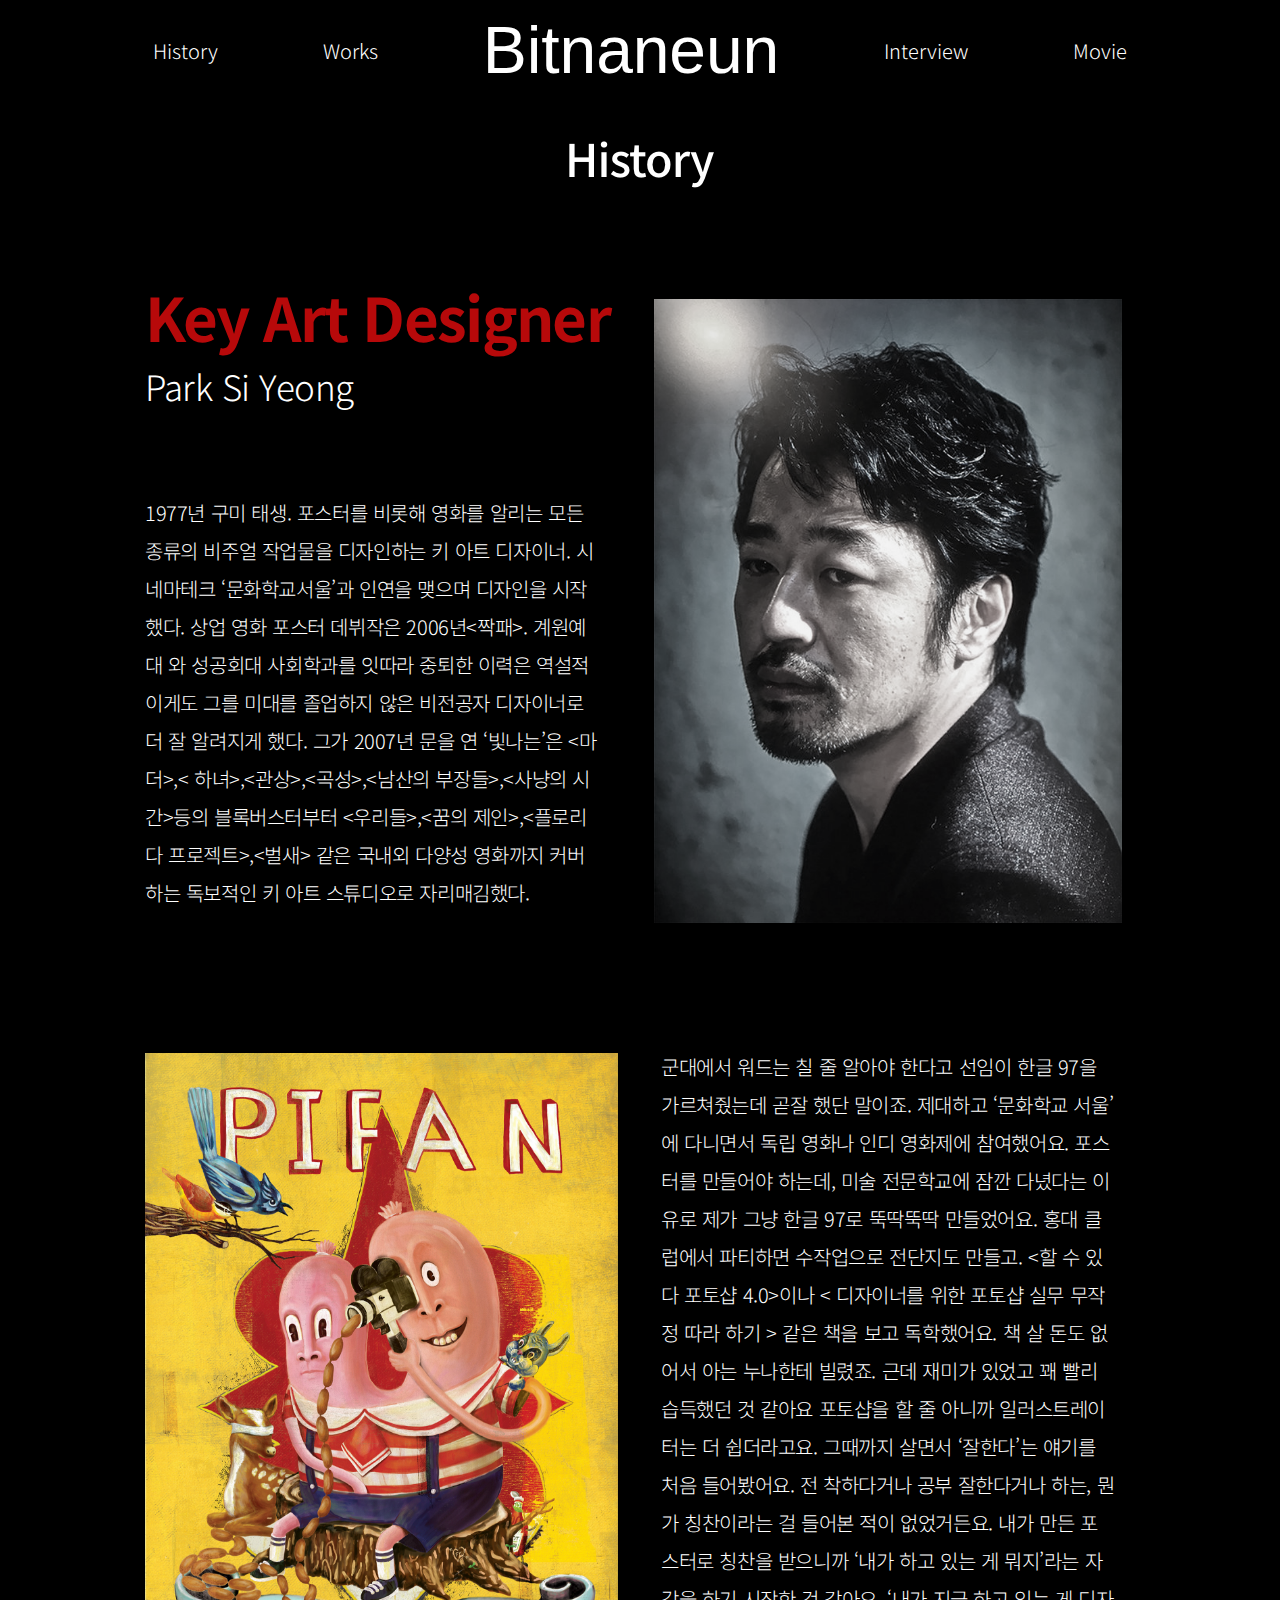
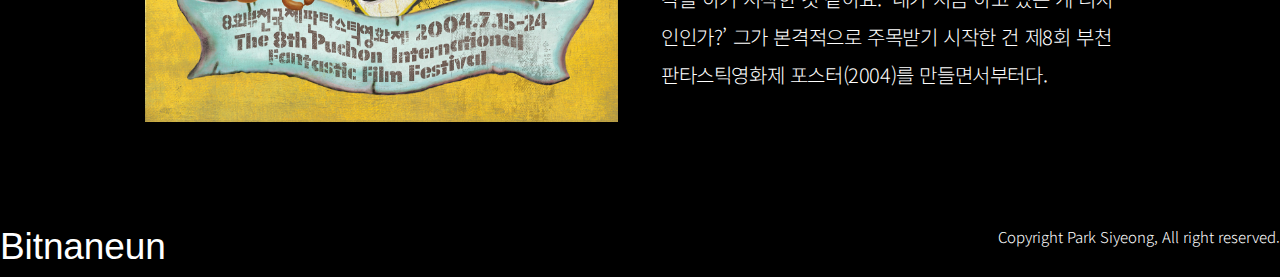
<file: sub01.html>
<!DOCTYPE html>
<html lang="ko">
<head>
    <meta charset="UTF-8">
    <meta name="viewport" content="width=device-width, initial-scale=1.0">
    <title>History</title>
    <link rel="stylesheet" href="style.css">
    <link rel="preconnect" href="https://fonts.googleapis.com">
<link rel="preconnect" href="https://fonts.gstatic.com" crossorigin>
<link href="https://fonts.googleapis.com/css2?family=Noto+Sans+KR:wght@100;200;300;400;500;600;700;800;900&display=swap" rel="stylesheet">
<link rel="shortcut icon" href="img/favicon.ico" type="image/x-icon">
<link rel="icon" href="img/favicon.ico" type="image/x-icon">
<link href="https://unpkg.com/aos@2.3.1/dist/aos.css" rel="stylesheet">
<meta property="og:url" content="https://lgj00320.github.io/Bitnaneun/index.html">
<meta property="og:title" content="Bitnaneun">
<meta property="og:type" content="website">
<meta property="og:image" content="img/og.png">
<meta property="og:description" content="스튜디오 빛나는">
</head>
<body>
    <header></header>
    <nav>
        <ul>
            <li><a href="sub01.html">History</a></li>
            <li><a href="sub02.html">Works</a></li>
            <li><a href="index.html" class="logo">Bitnaneun</a></li>
            <li><a href="sub03.html">Interview</a></li>
            <li><a href="sub04.html">Movie</a></li>
        </ul>
    </nav>
    <section>
        <div class="s1wrap">
            <div class="s1inbox1">
                <div class="s1tit"><img src="img/sub1 tit.png" alt=""></div>
            </div>
            <div class="s1inbox2">
                <div class="s1t1">Key Art Designer</div>
                <div class="s1t2">Park Si Yeong</div>
                <div class="s1t3">1977년 구미 태생. 포스터를 비롯해 영화를 알리는 모든 
                    종류의 비주얼 작업물을 디자인하는 키 아트 디자이너. 시
                    네마테크 ‘문화학교서울’과 인연을 맺으며 디자인을 시작
                    했다. 상업 영화 포스터 데뷔작은 2006년<짝패>. 계원예대
                    와 성공회대 사회학과를 잇따라 중퇴한 이력은 역설적이게도 그를 미대를 졸업하지 않은 비전공자 디자이너로 더 잘 
                    알려지게 했다. 그가 2007년 문을 연 ‘빛나는’은 <마더>,<
                    하녀>,<관상>,<곡성>,<남산의 부장들>,<사냥의 시간>등의 블록버스터부터 <우리들>,<꿈의 제인>,<플로리다 프로젝트>,<벌새> 같은 국내외 다양성 영화까지 커버하는 독보적인 키 아트 스튜디오로 자리매김했다.</div>
                <div class="s1img1"><img src="img/sub1 img1.png" alt=""></div>
            </div>
            <div class="s1inbox3">
                <div class="s1img2"><img src="img/sub1 img2.png" alt=""></div>
                <div class="s1t4">군대에서 워드는 칠 줄 알아야 한다고 선임이 한글 97을 가르쳐줬는데 곧잘 했단 말이죠. 제대하고 ‘문화학교 서울’에 다니면서 독립 영화나 인디 영화제에 참여했어요. 포스터를 만들어야 하는데, 미술 전문학교에 잠깐 다녔다는 이유로 제가 그냥 한글 97로 뚝딱뚝딱 만들었어요. 홍대 클럽에서 파티하면 수작업으로 전단지도 만들고. <할 수 있다 포토샵 4.0>이나 < 디자이너를 위한 포토샵 실무 무작정 따라 하기 > 같은 책을 보고 독학했어요. 책 살 돈도 없어서 아는 누나한테 빌렸죠. 근데 재미가 있었고 꽤 빨리 습득했던 것 같아요 포토샵을 할 줄 아니까 일러스트레이터는 더 쉽더라고요. 그때까지 살면서 ‘잘한다’는 얘기를 처음 들어봤어요. 전 착하다거나 공부 잘한다거나 하는, 뭔가 칭찬이라는 걸 들어본 적이 없었거든요. 내가 만든 포스터로 칭찬을 받으니까 ‘내가 하고 있는 게 뭐지’라는 자각을 하기 시작한 것 같아요. ‘내가 지금 하고 있는 게 디자인인가?’
                    그가 본격적으로 주목받기 시작한 건 제8회 부천판타스틱영화제 포스터(2004)를 만들면서부터다.</div>
            </div>
            <div class="s1inbox4"></div>
        </div>
    </section>
    <footer>
        <div class="m1wrap">
            <div class="blogo">Bitnaneun</div>
            <div class="copy">Copyright Park Siyeong, All right reserved.</div>
        </div>
    </footer>
</body>
<script src="https://unpkg.com/aos@2.3.1/dist/aos.js"></script>
<script>
    AOS.init();
  </script>
</html>
</file>
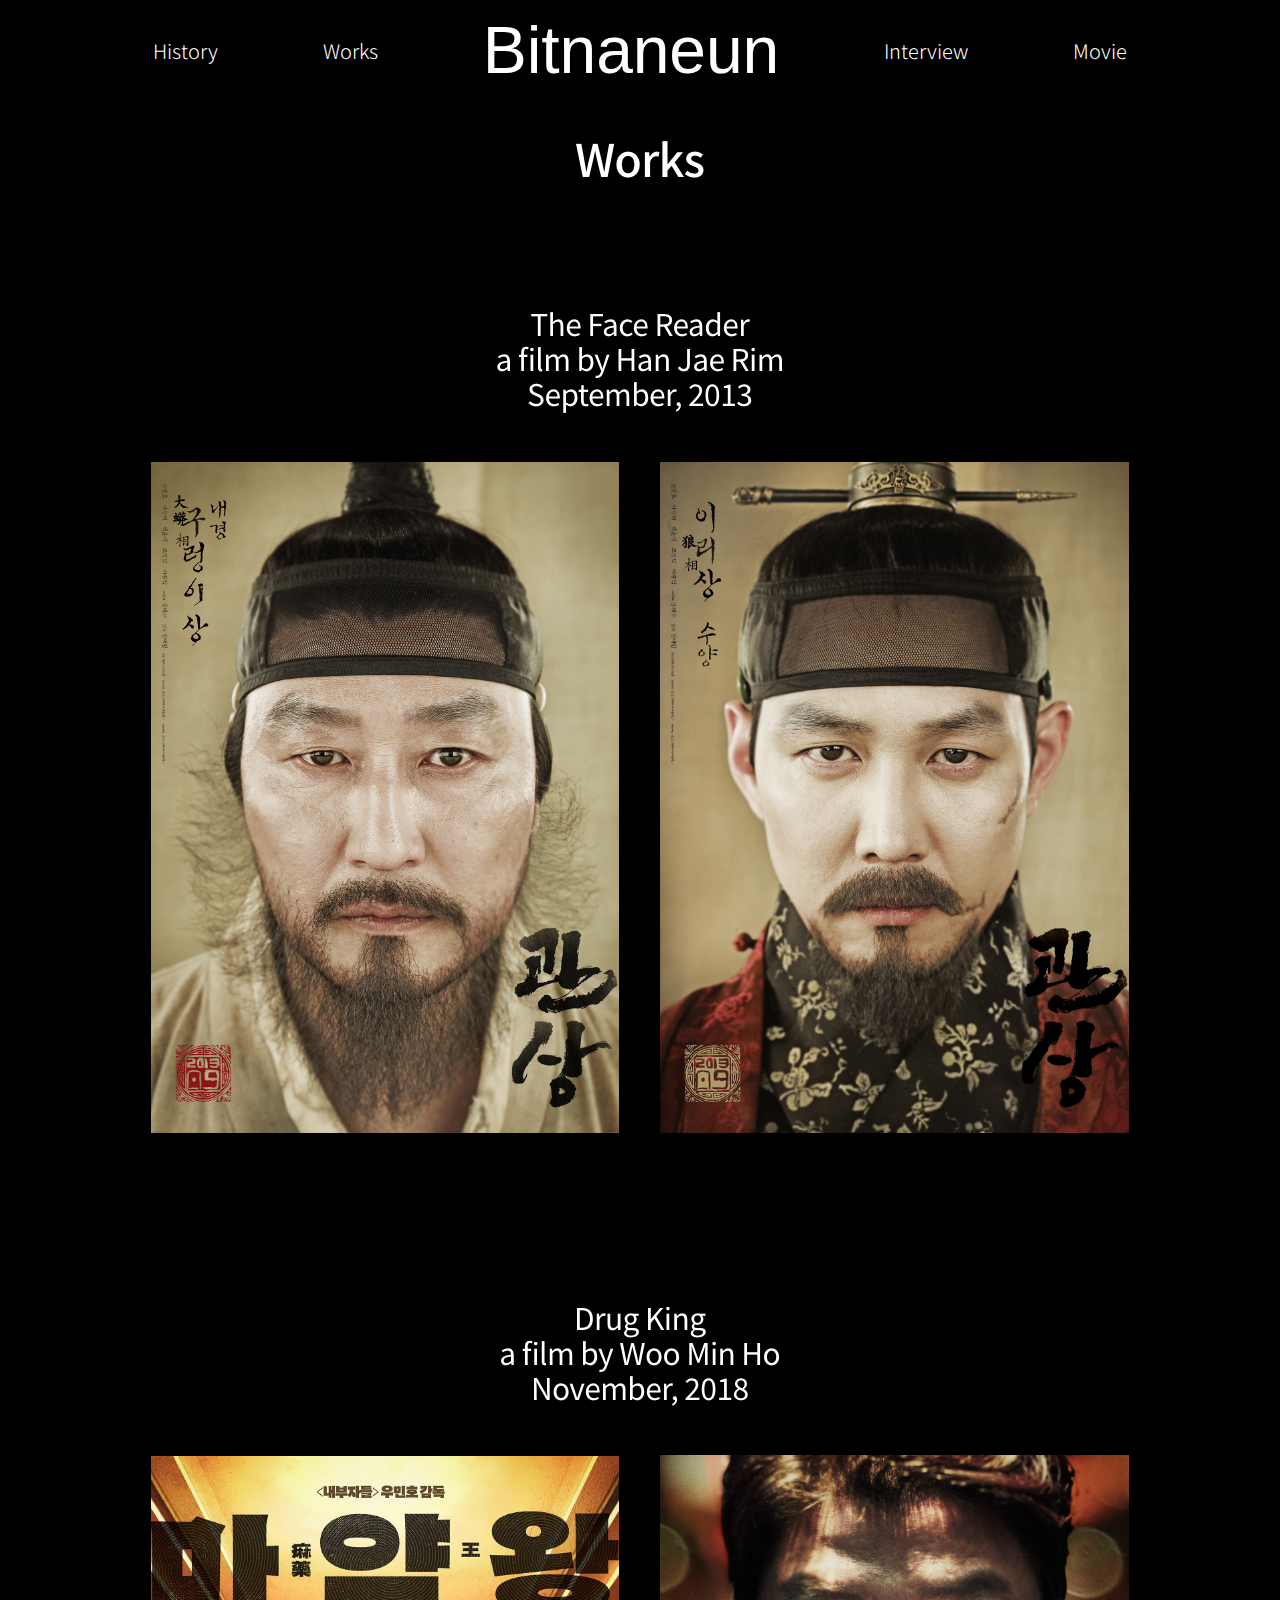
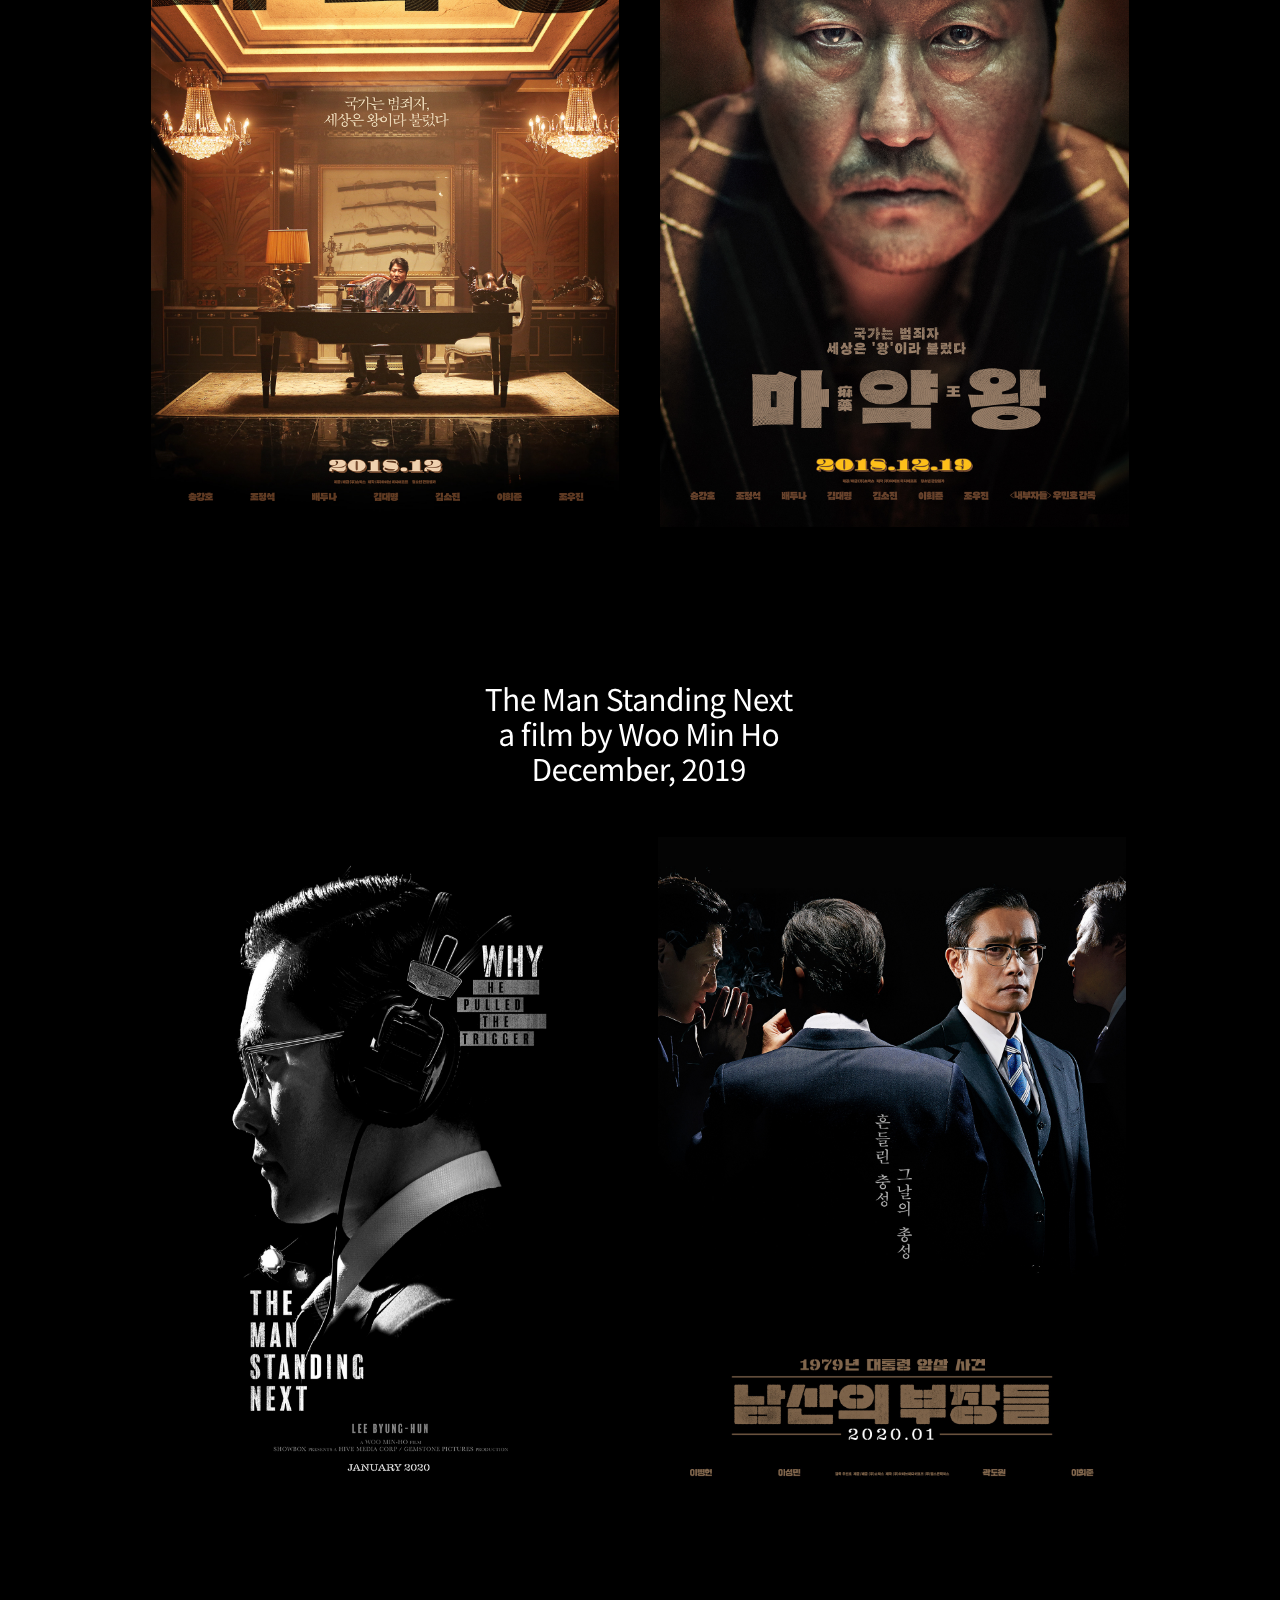
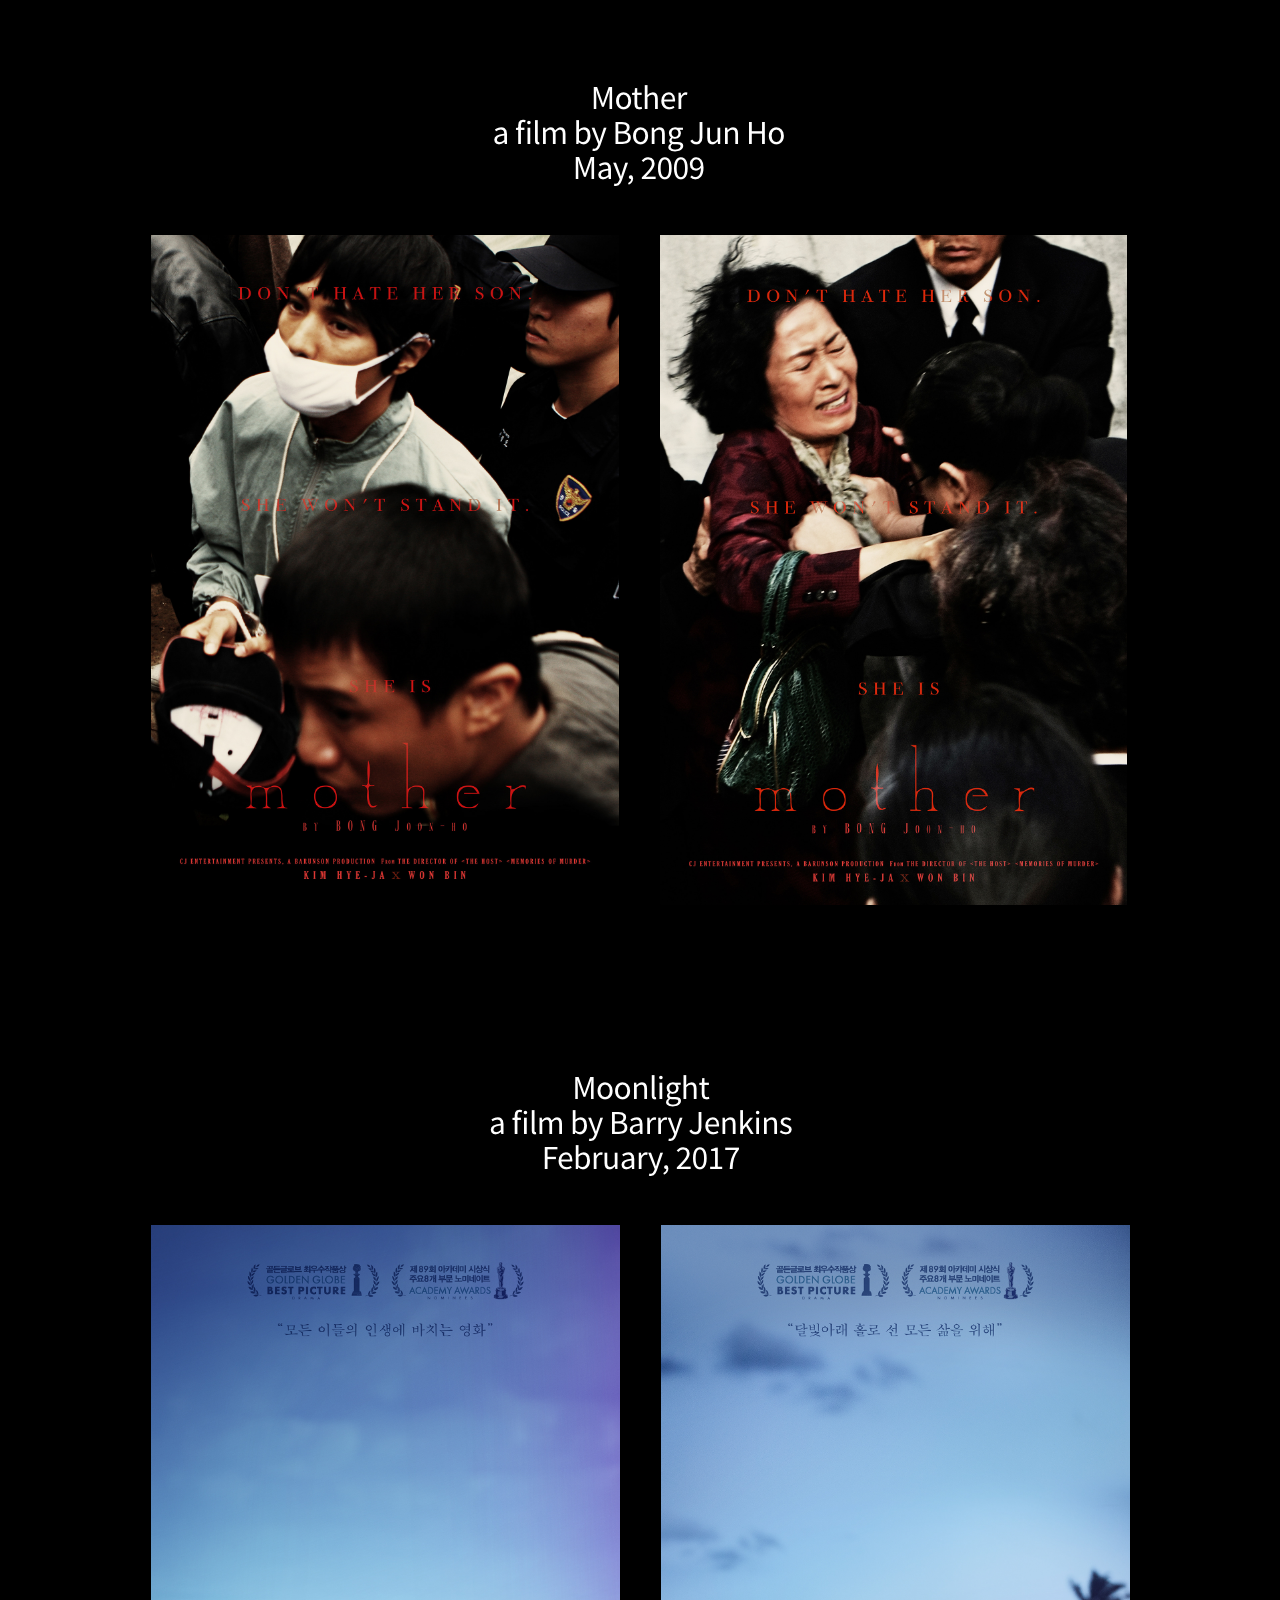
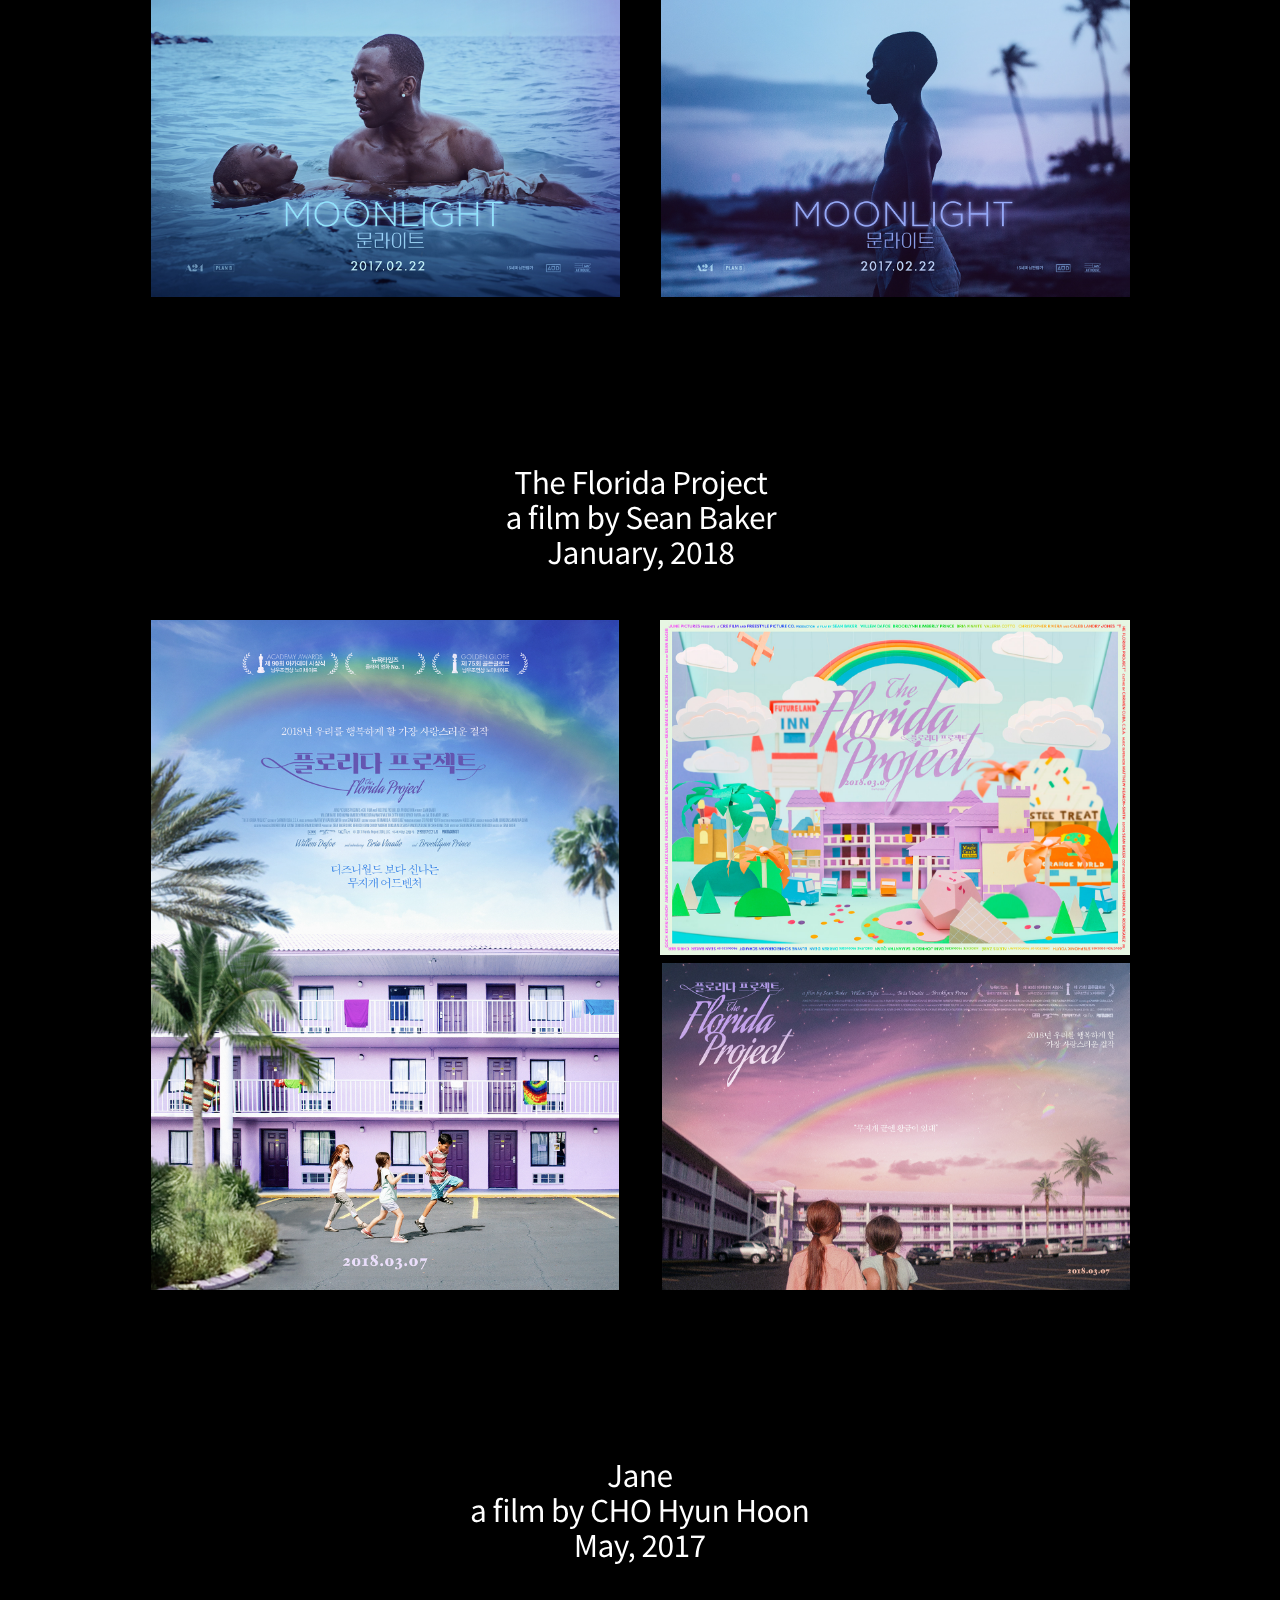
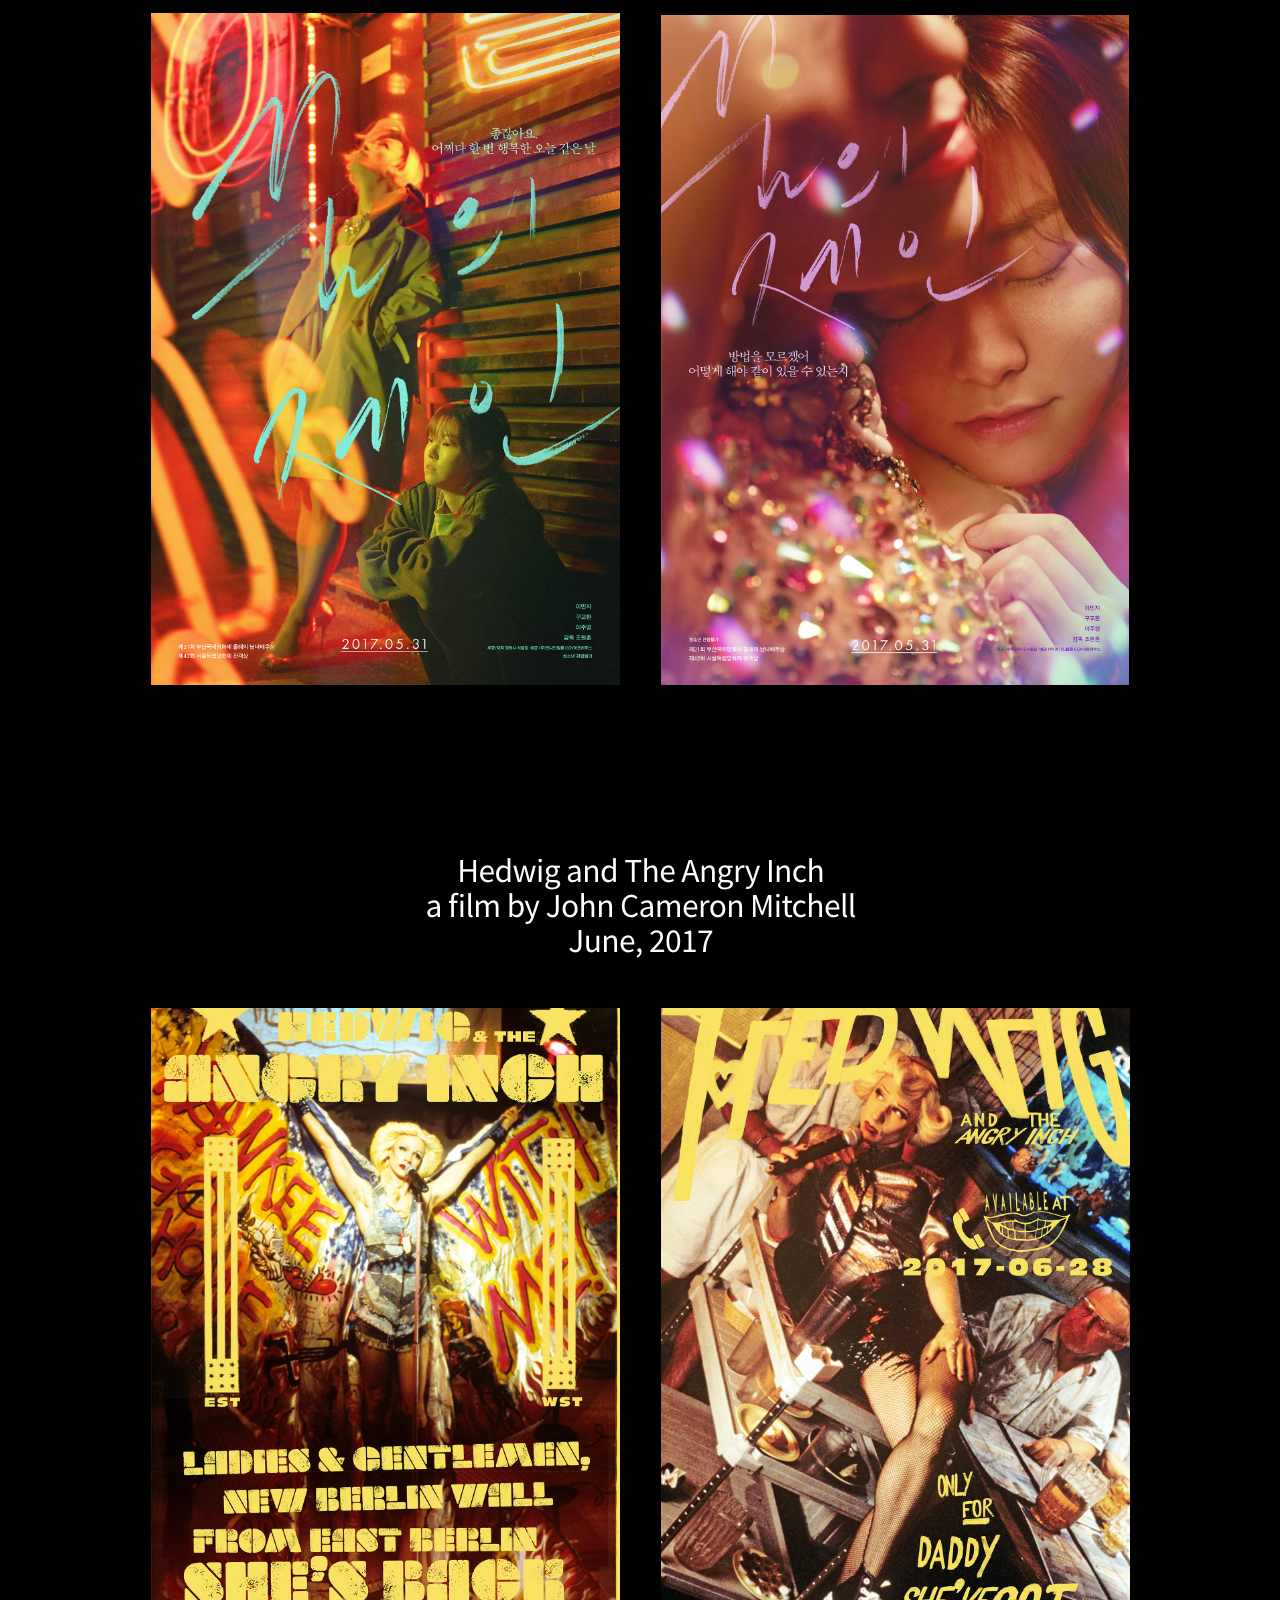
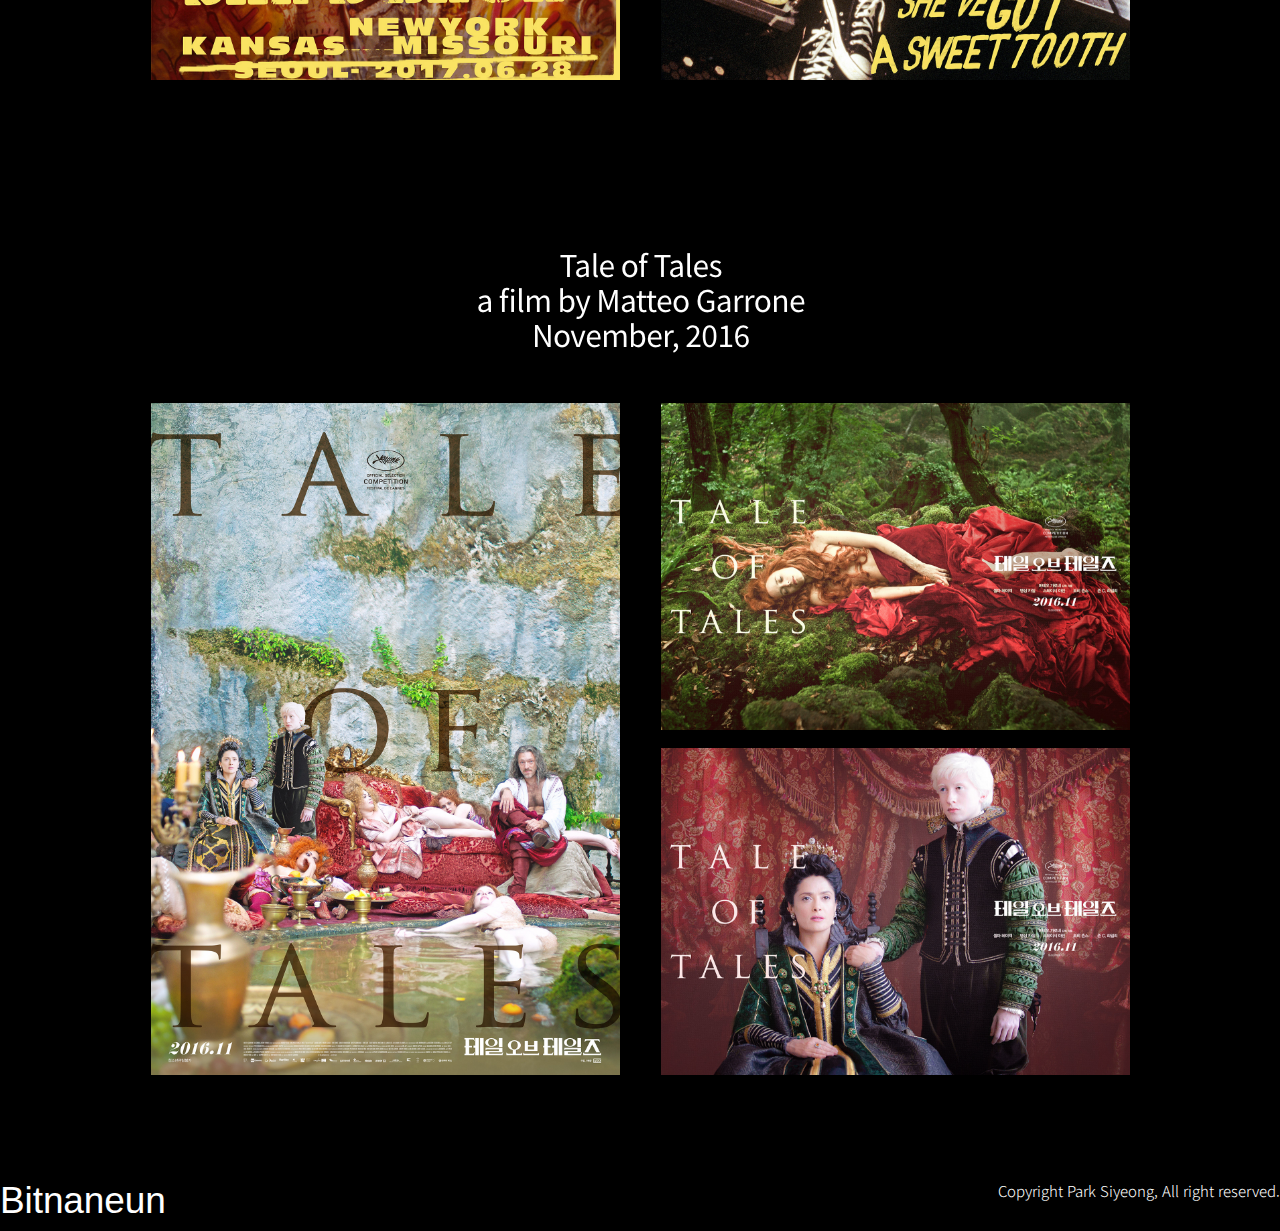
<file: sub02.html>
<!DOCTYPE html>
<html lang="ko">
<head>
    <meta charset="UTF-8">
    <meta name="viewport" content="width=device-width, initial-scale=1.0">
    <title>Works</title>
    <link rel="stylesheet" href="style.css">
    <link rel="preconnect" href="https://fonts.googleapis.com">
<link rel="preconnect" href="https://fonts.gstatic.com" crossorigin>
<link href="https://fonts.googleapis.com/css2?family=Noto+Sans+KR:wght@100;200;300;400;500;600;700;800;900&display=swap" rel="stylesheet">
<link rel="shortcut icon" href="img/favicon.ico" type="image/x-icon">
<link rel="icon" href="img/favicon.ico" type="image/x-icon">
<link href="https://unpkg.com/aos@2.3.1/dist/aos.css" rel="stylesheet">
<meta property="og:url" content="https://lgj00320.github.io/Bitnaneun/index.html">
<meta property="og:title" content="Bitnaneun">
<meta property="og:type" content="website">
<meta property="og:image" content="img/og.png">
<meta property="og:description" content="스튜디오 빛나는">
</head>
<body>
    <header></header>
    <nav>
        <ul>
            <li><a href="sub01.html">History</a></li>
            <li><a href="sub02.html">Works</a></li>
            <li><a href="index.html" class="logo">Bitnaneun</a></li>
            <li><a href="sub03.html">Interview</a></li>
            <li><a href="sub04.html">Movie</a></li>
        </ul>
    </nav>
    <section>
        <div>
            <div class="s2wrap">
                <div class="s2inbox1">
                    <div class="s2tit"><img src="img/sub2 tit.png" alt=""></div>
                </div>
                <div class="s2inbox2" >
                    <div class="s2img1"><img src="img/sub2 img1.png" alt=""></div>
                    <div class="s2img2"><img src="img/sub2 img2.png" alt=""></div>
                    <div class="s2img3"><img src="img/sub2 img3.png" alt=""></div>
                    <div class="s2img4"><img src="img/sub2 img4.png" alt=""></div>
                    <div class="s2img5"><img src="img/sub2 img5.png" alt=""></div>
                    <div class="s2img6"><img src="img/sub2 img6.png" alt=""></div>
                    <div class="s2img7"><img src="img/sub2 img7.png" alt=""></div>
                    <div class="s2img8"><img src="img/sub2 img8.png" alt=""></div>
                    <div class="s2img9"><img src="img/sub2 img9.png" alt=""></div>
                </div>
            </div>
        </div>
    </section>
    <footer>
        <div class="m1wrap">
            <div class="blogo">Bitnaneun</div>
            <div class="copy">Copyright Park Siyeong, All right reserved.</div>
        </div>
    </footer>
</body>
<script src="https://unpkg.com/aos@2.3.1/dist/aos.js"></script>
<script>
    AOS.init();
  </script>
</html>
</file>
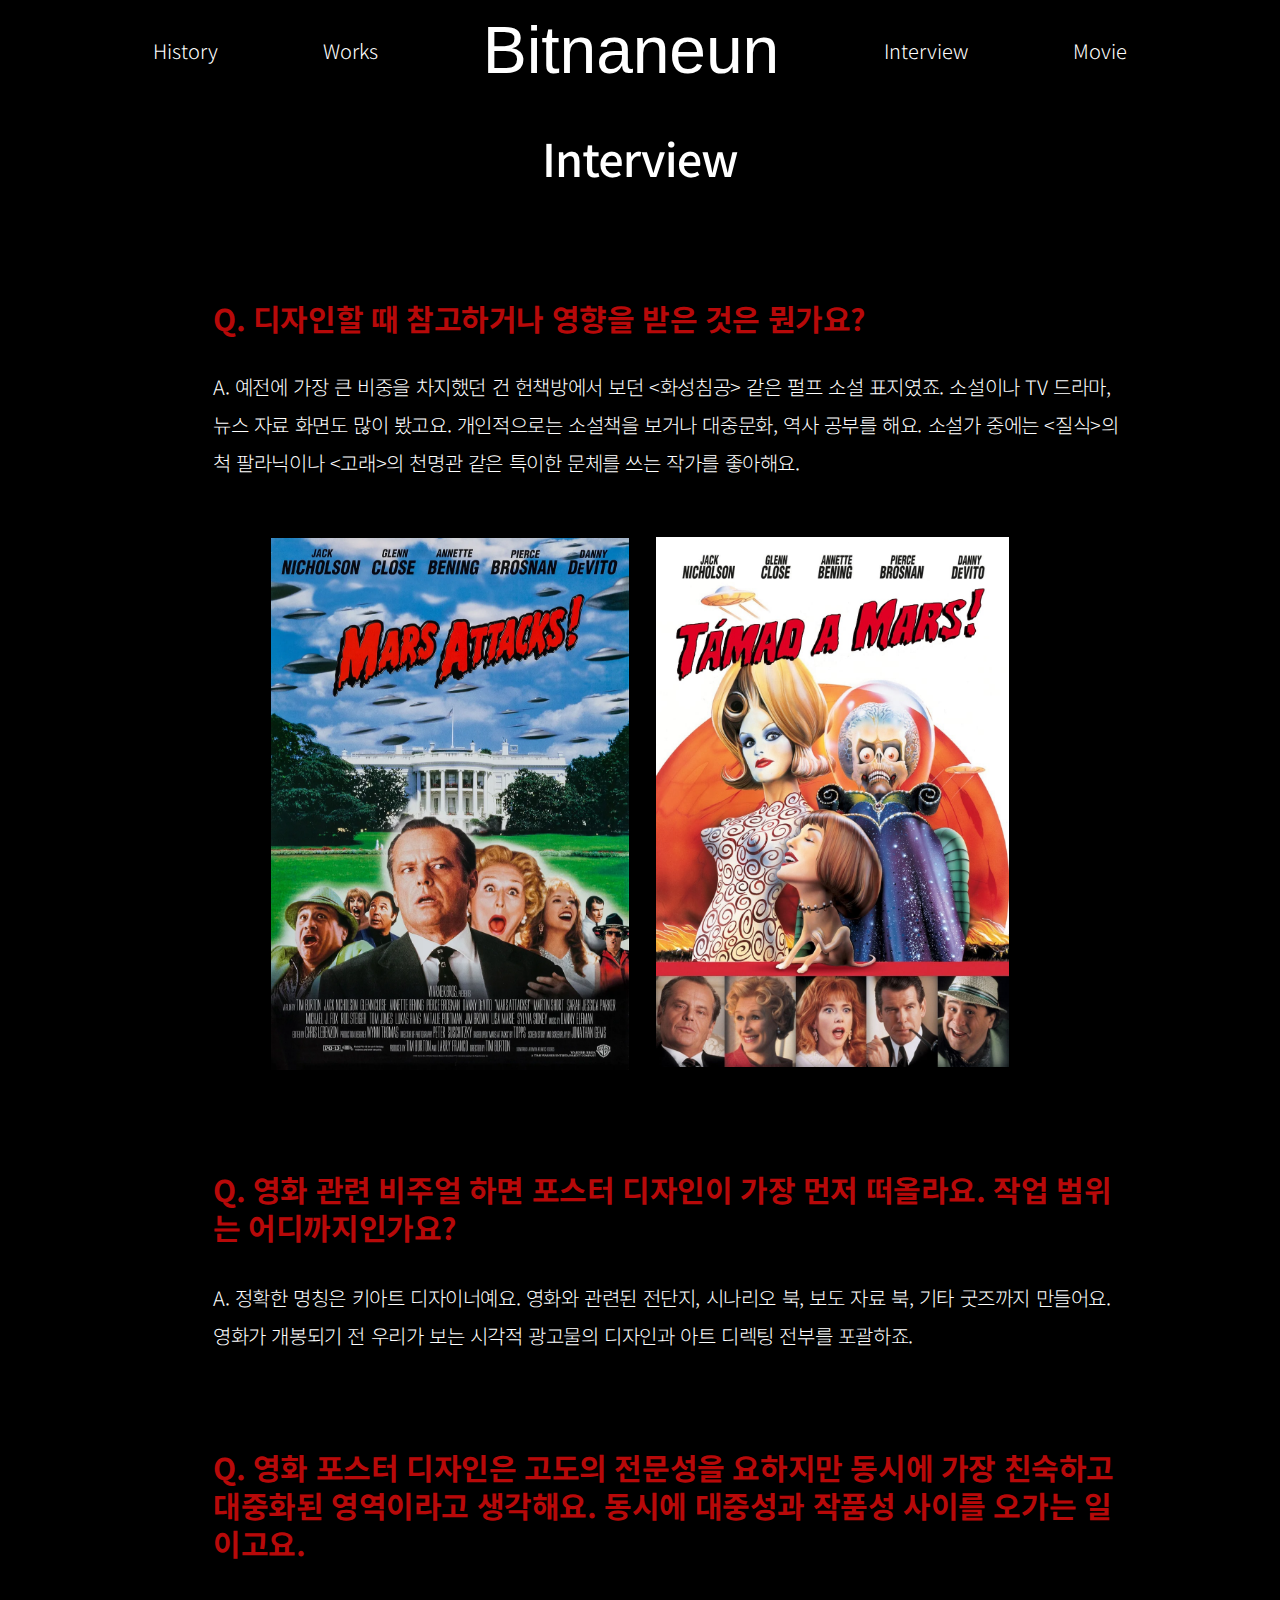
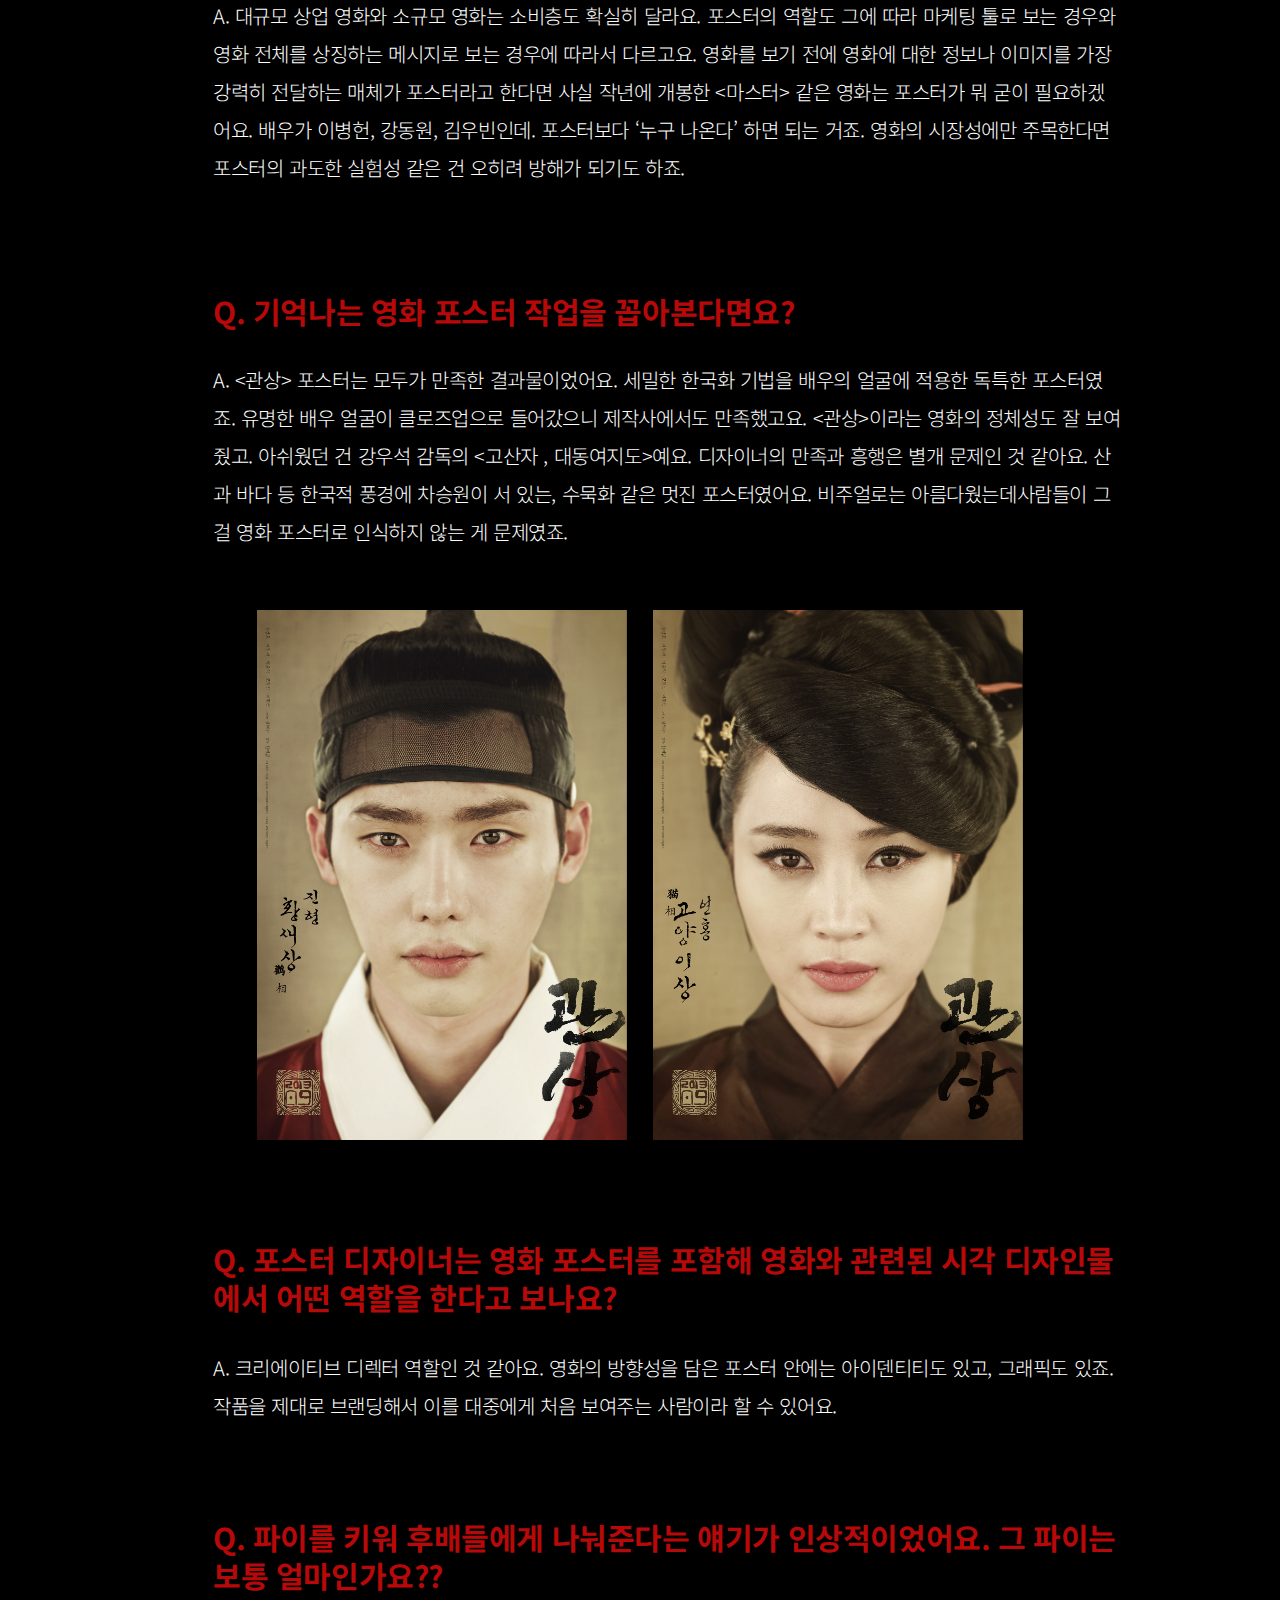
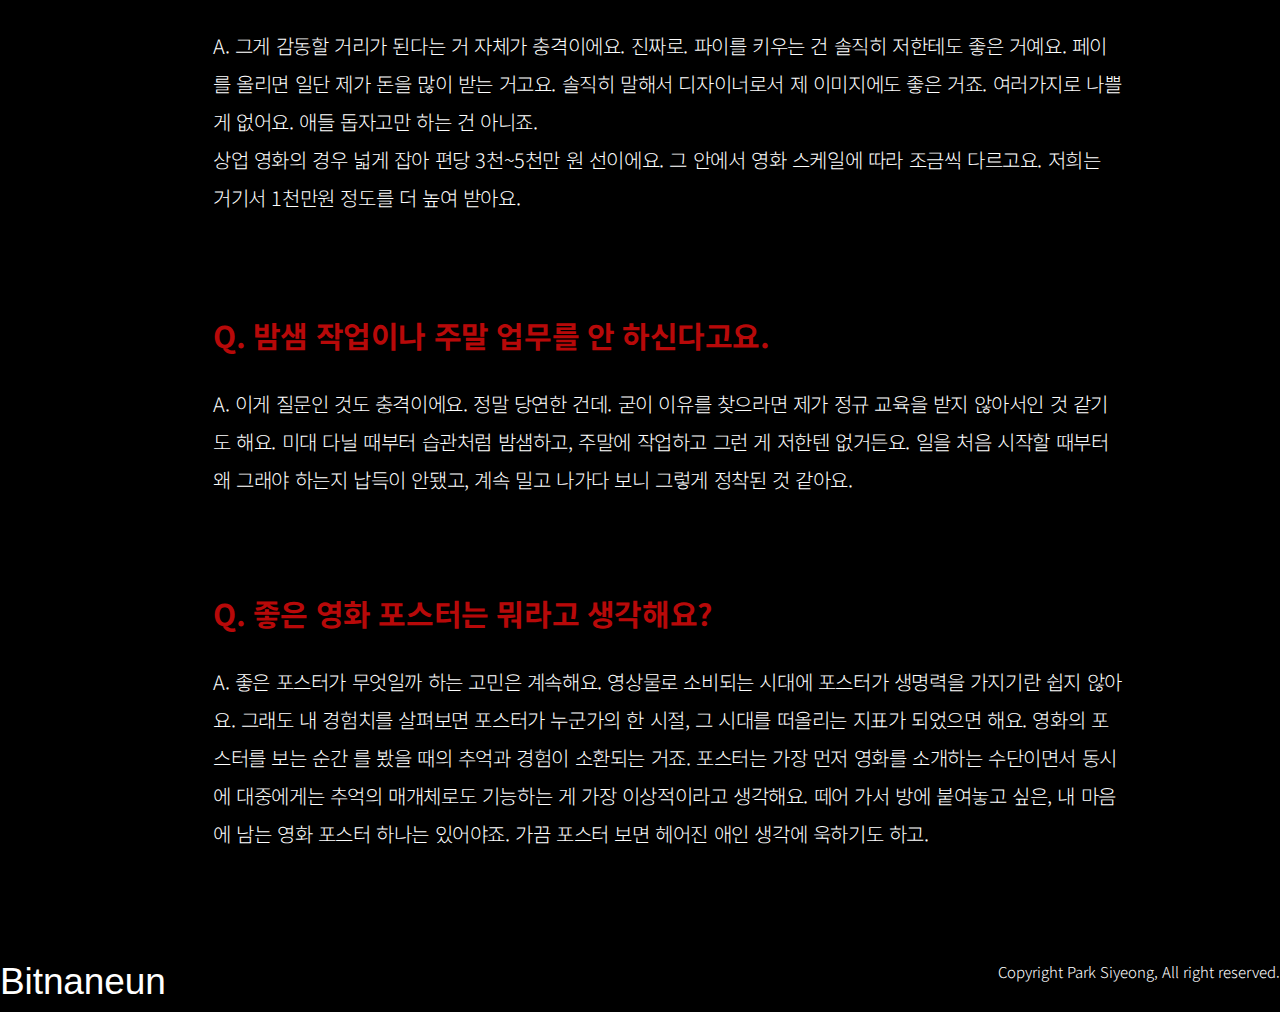
<file: sub03.html>
<!DOCTYPE html>
<html lang="ko">
<head>
    <meta charset="UTF-8">
    <meta name="viewport" content="width=device-width, initial-scale=1.0">
    <title>Interview</title>
    <link rel="stylesheet" href="style.css">
    <link rel="preconnect" href="https://fonts.googleapis.com">
<link rel="preconnect" href="https://fonts.gstatic.com" crossorigin>
<link href="https://fonts.googleapis.com/css2?family=Noto+Sans+KR:wght@100;200;300;400;500;600;700;800;900&display=swap" rel="stylesheet">
<link rel="shortcut icon" href="img/favicon.ico" type="image/x-icon">
<link rel="icon" href="img/favicon.ico" type="image/x-icon">
<link href="https://unpkg.com/aos@2.3.1/dist/aos.css" rel="stylesheet">
<meta property="og:url" content="https://lgj00320.github.io/Bitnaneun/index.html">
<meta property="og:title" content="Bitnaneun">
<meta property="og:type" content="website">
<meta property="og:image" content="img/og.png">
<meta property="og:description" content="스튜디오 빛나는">
</head>
<body>
    <header></header><s></s>
    <nav>
        <ul>
            <li><a href="sub01.html">History</a></li>
            <li><a href="sub02.html">Works</a></li>
            <li><a href="index.html" class="logo">Bitnaneun</a></li>
            <li><a href="sub03.html">Interview</a></li>
            <li><a href="sub04.html">Movie</a></li>
        </ul>
    </nav>
    <section>
        <div class="s3wrap">
            <div class="s3inbox1">
                <div class="s3tit"><img src="img/sub3 tit.png" alt=""></div>
            </div>
            <div class="s3inbox2">
                <div class="s3t1">Q. 디자인할 때 참고하거나 영향을 받은 것은 뭔가요?</div>
                <div class="s3t2">A. 예전에 가장 큰 비중을 차지했던 건 헌책방에서 보던 <화성침공> 같은 펄프 소설 표지였죠. 소설이나 TV 드라마, 뉴스 자료 화면도 많이 봤고요. 개인적으로는 소설책을 보거나 대중문화, 역사 공부를 해요. 소설가 중에는 <질식>의 척 팔라닉이나 <고래>의 천명관 같은 특이한 문체를 쓰는 작가를 좋아해요.</div>
                <div class="s3img1"><img src="img/sub3 img1.png" alt=""></div>
            </div>
            <div class="s3inbox3">
                <div class="s3t3">Q. 영화 관련 비주얼 하면 포스터 디자인이 가장 먼저 떠올라요. 작업 범위는 어디까지인가요?</div>
                <div class="s3t4">A. 정확한 명칭은 키아트 디자이너예요. 영화와 관련된 전단지, 시나리오 북, 보도 자료 북, 기타 굿즈까지 만들어요. 영화가 개봉되기 전 우리가 보는 시각적 광고물의 디자인과 아트 디렉팅 전부를 포괄하죠.</div>
            </div>
            <div class="s3inbox4">
                <div class="s3t5">Q. 영화 포스터 디자인은 고도의 전문성을 요하지만 동시에 가장 친숙하고 대중화된 영역이라고 생각해요. 동시에 대중성과 작품성 사이를 오가는 일이고요.</div>
                <div class="s3t6">A. 대규모 상업 영화와 소규모 영화는 소비층도 확실히 달라요. 포스터의 역할도 그에 따라 마케팅 툴로 보는 경우와 영화 전체를 상징하는 메시지로 보는 경우에 따라서 다르고요. 영화를 보기 전에 영화에 대한 정보나 이미지를 가장 강력히 전달하는 매체가 포스터라고 한다면 사실 작년에 개봉한 <마스터> 같은 영화는 포스터가 뭐 굳이 필요하겠어요. 배우가 이병헌, 강동원, 김우빈인데. 포스터보다 ‘누구 나온다’ 하면 되는 거죠. 영화의 시장성에만 주목한다면 포스터의 과도한 실험성 같은 건 오히려 방해가 되기도 하죠. </div>
            </div>
            <div class="s3inbox5">
                <div class="s3t7">Q. 기억나는 영화 포스터 작업을 꼽아본다면요?  </div>
                <div class="s3t8">A. <관상> 포스터는 모두가 만족한 결과물이었어요. 세밀한 한국화 기법을 배우의 얼굴에 적용한 독특한 포스터였죠. 유명한 배우 얼굴이 클로즈업으로 들어갔으니 제작사에서도 만족했고요. <관상>이라는 영화의 정체성도 잘 보여줬고. 아쉬웠던 건 강우석 감독의 <고산자 , 대동여지도>예요. 디자이너의 만족과 흥행은 별개 문제인 것 같아요. 산과 바다 등 한국적 풍경에 차승원이 서 있는, 수묵화 같은 멋진 포스터였어요. 비주얼로는 아름다웠는데사람들이 그걸 영화 포스터로 인식하지 않는 게 문제였죠.</div>
                <div class="s3img2"><img src="img/sub3 img2.png" alt=""></div>
            </div>
            <div class="s3inbox6">
                <div class="s3t9">Q. 포스터 디자이너는 영화 포스터를 포함해 영화와 관련된 시각 디자인물에서 어떤 역할을 한다고 보나요?</div>
                <div class="s3t10">A. 크리에이티브 디렉터 역할인 것 같아요. 영화의 방향성을 담은 포스터 안에는 아이덴티티도 있고, 그래픽도 있죠. 작품을 제대로 브랜딩해서 이를 대중에게 처음 보여주는 사람이라 할 수 있어요.</div>
            </div>
            <div class="s3inbox7">
                <div class="s3t11">Q. 파이를 키워 후배들에게 나눠준다는 얘기가 인상적이었어요. 그 파이는 보통 얼마인가요??</div>
                <div class="s3t12">A. 그게 감동할 거리가 된다는 거 자체가 충격이에요. 진짜로. 파이를 키우는 건 솔직히 저한테도 좋은 거예요. 페이를 올리면 일단 제가 돈을 많이 받는 거고요. 솔직히 말해서 디자이너로서 제 이미지에도 좋은 거죠. 여러가지로 나쁠 게 없어요. 애들 돕자고만 하는 건 아니죠.<br>
                    상업 영화의 경우 넓게 잡아 편당 3천~5천만 원 선이에요. 그 안에서 영화 스케일에 따라 조금씩 다르고요. 저희는 거기서 1천만원 정도를 더 높여 받아요.</div>
            </div>
            <div class="s3inbox8">
                <div class="s3t13">Q. 밤샘 작업이나 주말 업무를 안 하신다고요.</div>
                <div class="s3t14">A. 이게 질문인 것도 충격이에요. 정말 당연한 건데. 굳이 이유를 찾으라면 제가 정규 교육을 받지 않아서인 것 같기도 해요. 미대 다닐 때부터 습관처럼 밤샘하고, 주말에 작업하고 그런 게 저한텐 없거든요. 일을 처음 시작할 때부터 왜 그래야 하는지 납득이 안됐고, 계속 밀고 나가다 보니 그렇게 정착된 것 같아요.</div>
            </div>
            <div class="s3inbox9">
                <div class="s3t15">Q. 좋은 영화 포스터는 뭐라고 생각해요?</div>
                <div class="s3t16">A. 좋은 포스터가 무엇일까 하는 고민은 계속해요. 영상물로 소비되는 시대에 포스터가 생명력을 가지기란 쉽지 않아요. 그래도 내 경험치를 살펴보면 포스터가 누군가의 한 시절, 그 시대를 떠올리는 지표가 되었으면 해요. 영화의 포스터를 보는 순간 를 봤을 때의 추억과 경험이 소환되는 거죠. 포스터는 가장 먼저 영화를 소개하는 수단이면서 동시에 대중에게는 추억의 매개체로도 기능하는 게 가장 이상적이라고 생각해요. 떼어 가서 방에 붙여놓고 싶은, 내 마음에 남는 영화 포스터 하나는 있어야죠. 가끔 포스터 보면 헤어진 애인 생각에 욱하기도 하고.</div>
            </div>
        </div>
    </section>
    <footer>
        <div class="m1wrap">
            <div class="blogo">Bitnaneun</div>
            <div class="copy">Copyright Park Siyeong, All right reserved.</div>
        </div>
    </footer>
</body>
<script src="https://unpkg.com/aos@2.3.1/dist/aos.js"></script>
<script>
    AOS.init();
  </script>
</html>
</file>
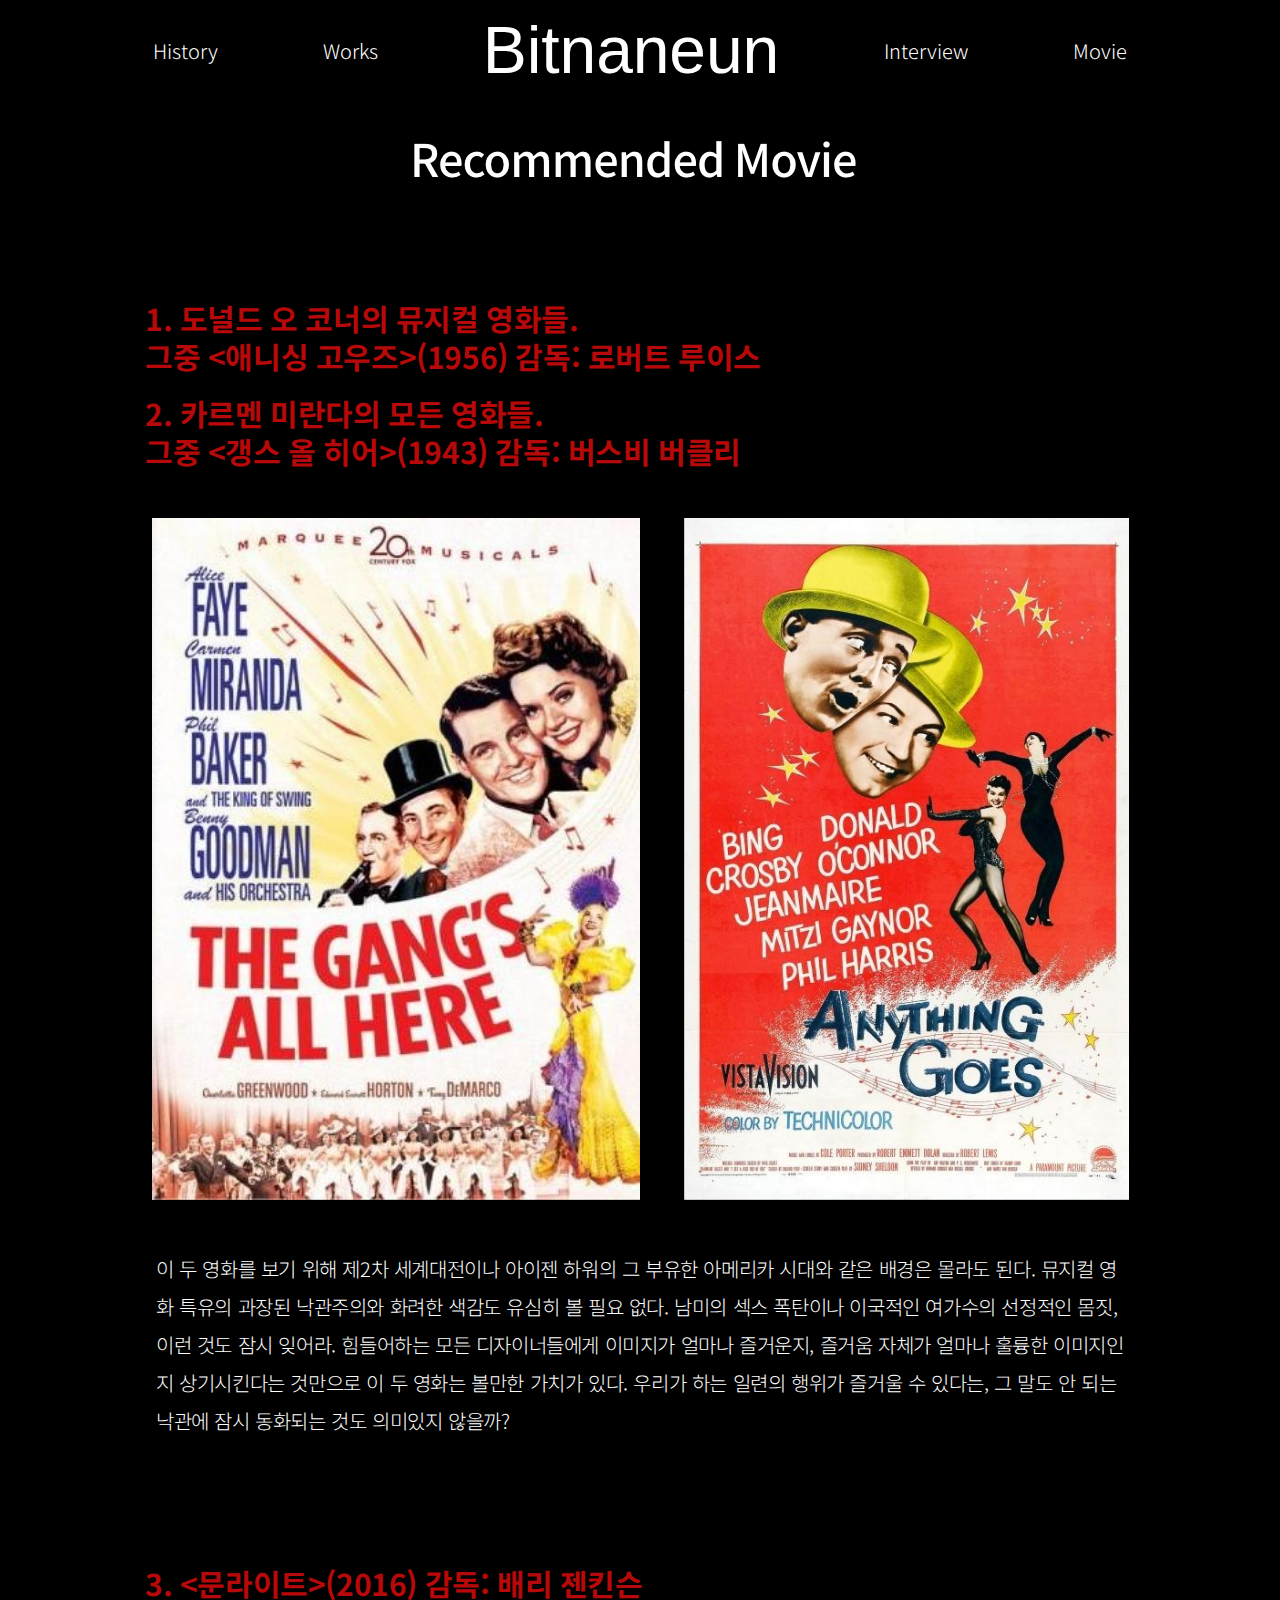
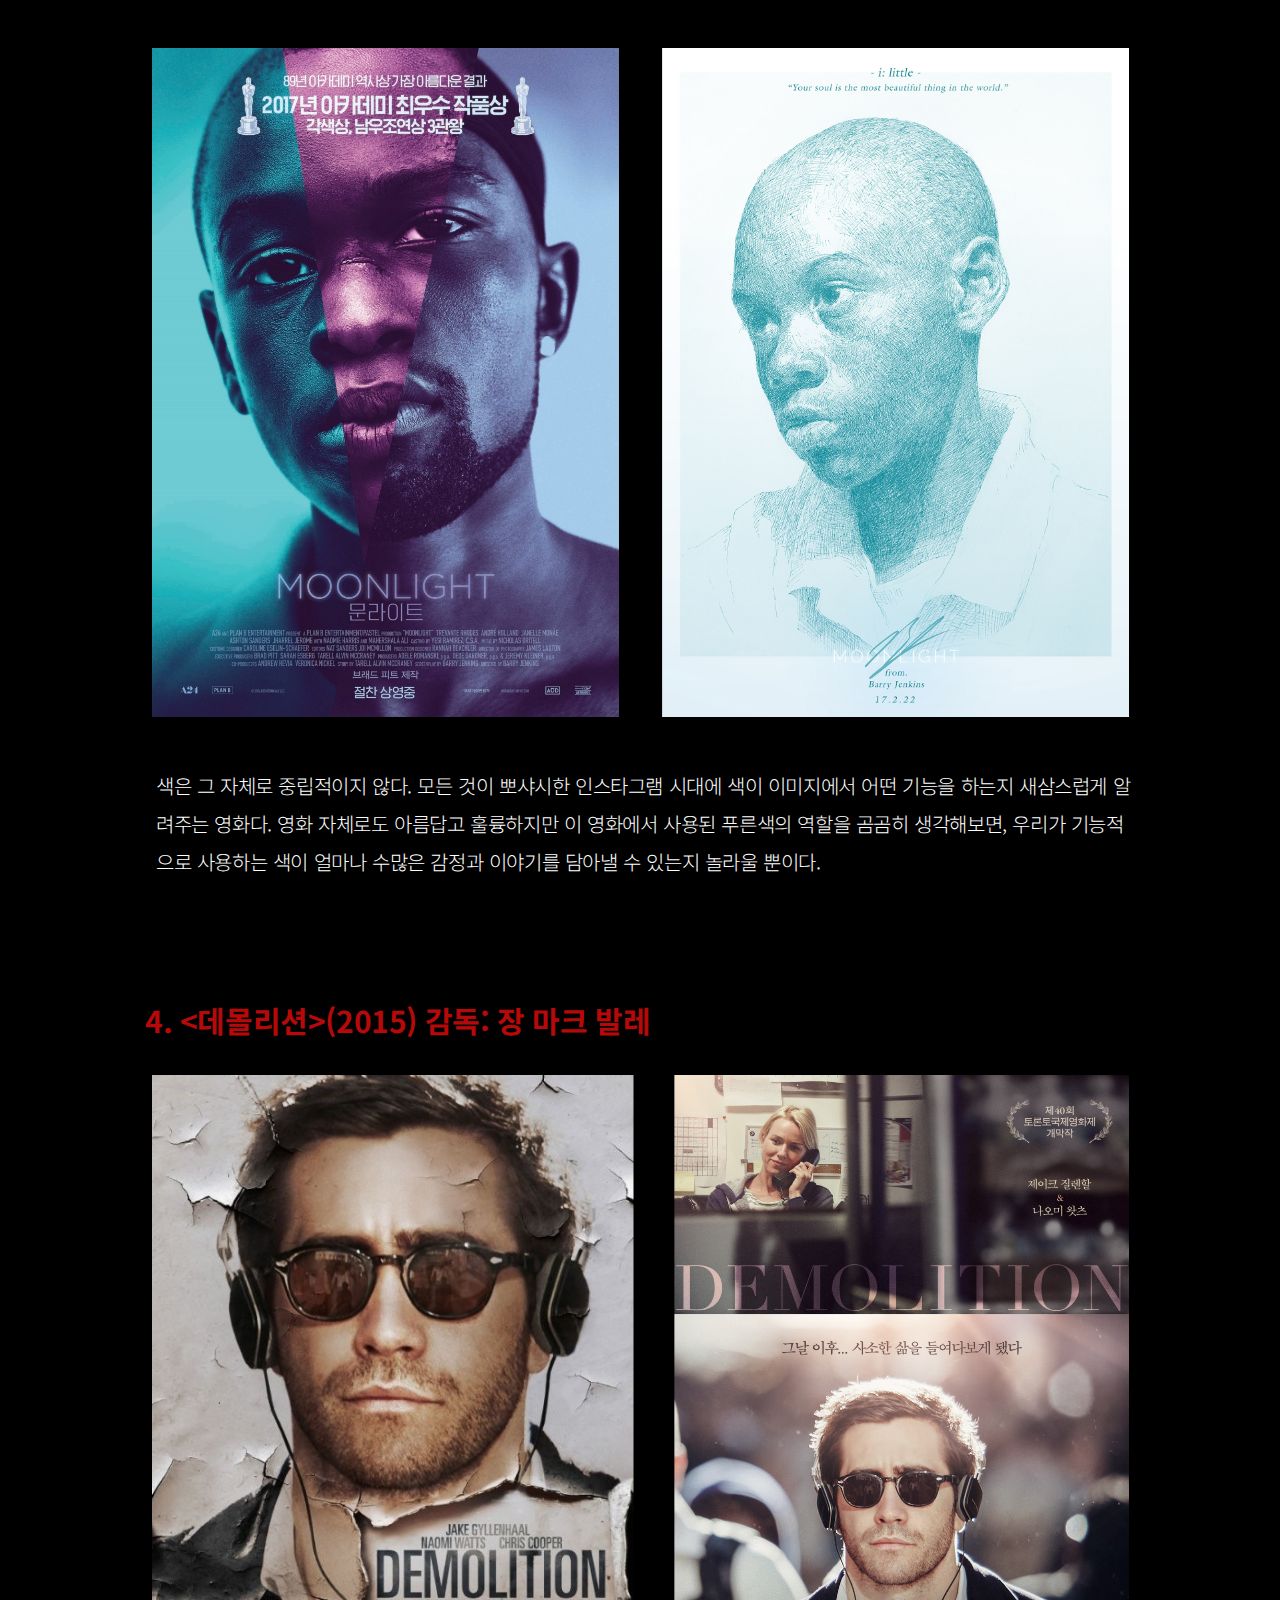
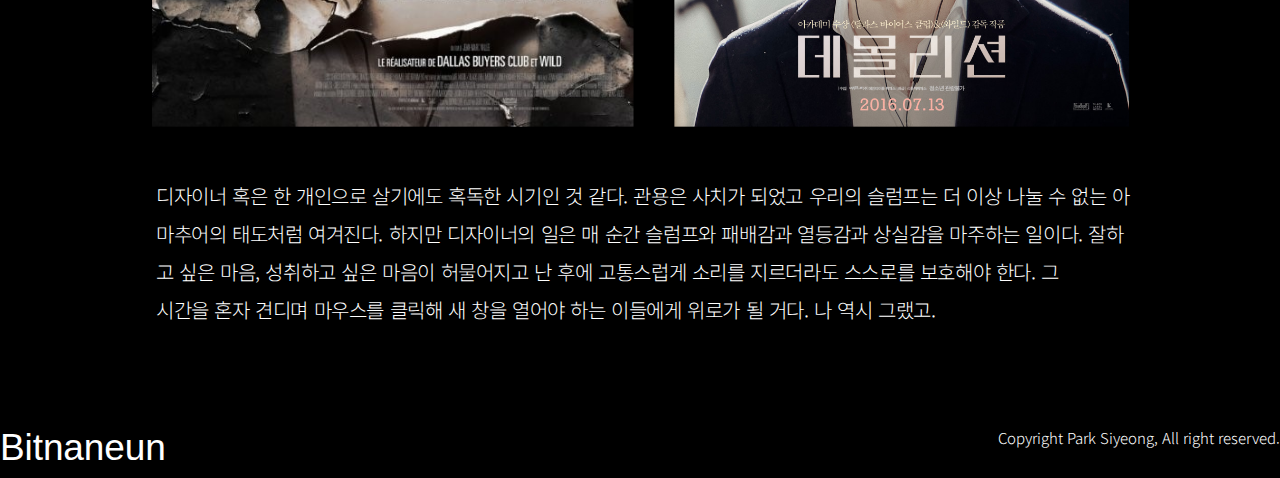
<file: sub04.html>
<!DOCTYPE html>
<html lang="ko">
<head>
    <meta charset="UTF-8">
    <meta name="viewport" content="width=device-width, initial-scale=1.0">
    <title>Recomended Movie</title>
    <link rel="stylesheet" href="style.css">
    <link rel="preconnect" href="https://fonts.googleapis.com">
<link rel="preconnect" href="https://fonts.gstatic.com" crossorigin>
<link href="https://fonts.googleapis.com/css2?family=Noto+Sans+KR:wght@100;200;300;400;500;600;700;800;900&display=swap" rel="stylesheet">
<link rel="shortcut icon" href="img/favicon.ico" type="image/x-icon">
<link rel="icon" href="img/favicon.ico" type="image/x-icon">
<link href="https://unpkg.com/aos@2.3.1/dist/aos.css" rel="stylesheet">
<meta property="og:url" content="https://lgj00320.github.io/Bitnaneun/index.html">
<meta property="og:title" content="Bitnaneun">
<meta property="og:type" content="website">
<meta property="og:image" content="img/og.png">
<meta property="og:description" content="스튜디오 빛나는">
</head>
<body>
    <header></header><s></s>
    <nav>
        <ul>
            <li><a href="sub01.html">History</a></li>
            <li><a href="sub02.html">Works</a></li>
            <li><a href="index.html" class="logo">Bitnaneun</a></li>
            <li><a href="sub03.html">Interview</a></li>
            <li><a href="sub04.html">Movie</a></li>
        </ul>
    </nav>
    <section>
        <div class="s4wrap">
            <div class="s4inbox1">
                <div class="s4tit"><img src="img/sub4 tit.png" alt=""></div>
            </div>
            <div class="s4inbox2">
                <div class="s4t1">1. 도널드 오 코너의 뮤지컬 영화들.<br>
                    그중 <애니싱 고우즈>(1956) 감독: 로버트 루이스</div>
                <div class="s4t2">2. 카르멘 미란다의 모든 영화들.<br>
                    그중 <갱스 올 히어>(1943) 감독: 버스비 버클리</div>
                <div class="s4img1"><img src="img/sub4 img1.png" alt=""></div>
                <div class="s4t3">이 두 영화를 보기 위해 제2차 세계대전이나 아이젠 하워의 그 부유한 아메리카 시대와 같은 배경은 몰라도 된다. 뮤지컬 영화 특유의 과장된 낙관주의와 화려한 색감도 유심히 볼 필요 없다. 남미의 섹스 폭탄이나 이국적인 여가수의 선정적인 몸짓, 이런 것도 잠시 잊어라. 힘들어하는 모든 디자이너들에게 이미지가 얼마나 즐거운지, 즐거움 자체가 얼마나 훌륭한 이미지인지 상기시킨다는 것만으로 이 두 영화는 볼만한 가치가 있다. 우리가 하는 일련의 행위가 즐거울 수 있다는, 그 말도 안 되는 낙관에 잠시 동화되는 것도 의미있지 않을까?</div>
            </div>
            <div class="s4inbox3">
                <div class="s4t4">3. <문라이트>(2016) 감독: 배리 젠킨슨</div>
                <div class="s4img2"><img src="img/sub4 img2.png" alt=""></div>
                <div class="s4t5">색은 그 자체로 중립적이지 않다. 모든 것이 뽀샤시한 인스타그램 시대에 색이 이미지에서 어떤 기능을 하는지 새삼스럽게 알려주는 영화다. 영화 자체로도 아름답고 훌륭하지만 이 영화에서 사용된 푸른색의 역할을 곰곰히 생각해보면, 우리가 기능적으로 사용하는 색이 얼마나 수많은 감정과 이야기를 담아낼 수 있는지 놀라울 뿐이다.</div>
            </div>
            <div class="s4inbox4">
                <div class="s4t6">4. <데몰리션>(2015) 감독: 장 마크 발레</div>
                <div class="s4img3"><img src="img/sub4 img3.png" alt=""></div>
                <div class="s4t7">디자이너 혹은 한 개인으로 살기에도 혹독한 시기인 것 같다. 관용은 사치가 되었고 우리의 슬럼프는 더 이상 나눌 수 없는 아마추어의 태도처럼 여겨진다. 하지만 디자이너의 일은 매 순간 슬럼프와 패배감과 열등감과 상실감을 마주하는 일이다. 잘하고 싶은 마음, 성취하고 싶은 마음이 허물어지고 난 후에 고통스럽게 소리를 지르더라도 스스로를 보호해야 한다. 그 <br>시간을 혼자 견디며 마우스를 클릭해 새 창을 열어야 하는 이들에게 위로가 될 거다. 나 역시 그랬고.</div>
            </div>
        </div>
    </section>
    <footer>
        <div class="m1wrap">
            <div class="blogo">Bitnaneun</div>
            <div class="copy">Copyright Park Siyeong, All right reserved.</div>
        </div>
    </footer>
</body>
<script src="https://unpkg.com/aos@2.3.1/dist/aos.js"></script>
<script>
    AOS.init();
  </script>
</html>
</file>
<file: style.css>
*{
    margin: 0;
    padding: 0;
    list-style-type: none;
    text-decoration: none;
}
a:hover{color: #B7090A;}
a:active{}
nav{
    height: 100px;
    display: flex;
    justify-content: center;
    align-items: center;
    background-color: black;
}
nav ul{
    width: 975px;
    display: flex;
    justify-content: space-between;
}
nav ul li{
    display: flex;
    align-items: center;
}
nav ul li a{
    display: block;
    font-family: 'Noto Sans KR', sans-serif;
    font-weight: 300;
    font-size: 20px;
    color: white;
}
nav .logo{
    font-family: 'Arial Narrow', Arial, sans-serif;
    font-size: 66px;
    font-weight: 400;
    letter-spacing: -0.1px;
}
.click{}
.m1img1{
    height: 920px;
    background-image: url(img/m1\ img1.png);
    background-position: center;
    background-repeat: no-repeat;
    background-color: black;
}
footer{
    height: 60px;
    background-color: black;
    font-family: 'Noto Sans KR', sans-serif;
    font-weight: 300;
    font-size: 15px;
    color: white;
    display: flex;
    align-items: center;
    justify-content: center;
}
section{
    background-color: black;
    position: relative;
}
.m1wrap{
    width: 1450px;
    display: flex;
    justify-content: space-between;
}
.blogo{
    font-family: 'Arial Narrow', Arial, sans-serif;
    font-size: 37px;
    font-weight: 400;
    letter-spacing: -0.1px;
}
.s1wrap{
    height: 1717px;
    width: 1100px;
    position: relative;
    left: 50%;
    transform: translateX(-50%);
}
.s1inbox1{
    height: 115px;
}
.s1tit{
    position: absolute;
    left: 475px;
    top: 25px;
}
.s1inbox2{
    height: 772px;
}
.s1t1{
    font-family: 'Noto Sans KR', sans-serif;
    font-weight: 700;
    font-size: 60px;
    letter-spacing: -1.7px;
    color: #B7090A;
    position: absolute;
    left: 55px;
    top: 172px;
}
.s1t2{
    font-family: 'Noto Sans KR', sans-serif;
    font-weight: 300;
    font-size: 35px;
    letter-spacing: -0.5px;
    color: white;
    position: absolute;
    left: 55px;
    top: 260px;
}
.s1t3{
    font-family: 'Noto Sans KR', sans-serif;
    font-weight: 300;
    font-size: 20px;
    letter-spacing: -0.4px;
    line-height: 38px;
    color: white;
    width: 457px;
    height: 429px;
    position: absolute;
    left: 55px;
    top: 394px;
}
.s1img1{
    position: absolute;
    right: 68px;
    top: 199px;
}
.s1inbox3{
    height: 735px;
}
.s1img2{
    position: absolute;
    left: 55px;
    top: 953px;
}
.s1t4{
    font-family: 'Noto Sans KR', sans-serif;
    font-weight: 300;
    font-size: 20px;
    letter-spacing: -0.4px;
    line-height: 38px;
    color: white;
    width: 454px;
    height: 669px;
    position: absolute;
    right: 75px;
    top: 948px;
}
.s2wrap{
    height: 9071px;
    width: 1100px;
    position: relative;
    left: 50%;
    transform: translateX(-50%);
}
.s2inbox1{
    height: 115px;
}
.s2tit{
    position: absolute;
    left: 485px;
    top: 25px;
}
.s2img1{
    position: absolute;
    left: 61px;
    top: 201px;
}
.s2img2{
    position: absolute;
    left: 61px;
    top: 1195px;
}
.s2img3{
    position: absolute;
    left: 61px;
    top: 2176px;
}
.s2img4{
    position: absolute;
    left: 61px;
    top: 3174px;
}
.s2img5{
    position: absolute;
    left: 61px;
    top: 4164px;
}
.s2img6{
    position: absolute;
    left: 61px;
    top: 5159px;
}
.s2img7{
    position: absolute;
    left: 61px;
    top: 6152px;
}
.s2img8{
    position: absolute;
    left: 61px;
    top: 7147px;
}
.s2img9{
    position: absolute;
    left: 61px;
    top: 8142px;
}
.s3wrap{
    height: 4052px;
    width: 1100px;
    position: relative;
    left: 50%;
    transform: translateX(-50%);
}
.s3inbox1{
    height: 115px;
}
.s3tit{
    position: absolute;
    left: 452px;
    top: 25px;
}
.s3t1{
    font-family: 'Noto Sans KR', sans-serif;
    font-weight: 700;
    font-size: 30px;
    letter-spacing: -0.4px;
    line-height: 38px;
    color: #B70909;
    width: 909px;
    height: 44px;
    position: absolute;
    left: 123px;
    top: 199px;
}
.s3t2{
    font-family: 'Noto Sans KR', sans-serif;
    font-weight: 300;
    font-size: 20px;
    letter-spacing: -0.4px;
    line-height: 38px;
    color: white;
    width: 909px;
    height: 109px;
    position: absolute;
    left: 123px;
    top: 268px;
}
.s3img1{
    position: absolute;
    left: 181px;
    top: 437px;
}
.s3t3{
    font-family: 'Noto Sans KR', sans-serif;
    font-weight: 700;
    font-size: 30px;
    letter-spacing: -0.4px;
    line-height: 38px;
    color: #B70909;
    width: 909px;
    height: 69px;
    position: absolute;
    left: 123px;
    top: 1070px;
}
.s3t4{
    font-family: 'Noto Sans KR', sans-serif;
    font-weight: 300;
    font-size: 20px;
    letter-spacing: -0.4px;
    line-height: 38px;
    color: white;
    width: 909px;
    height: 84px;
    position: absolute;
    left: 123px;
    top: 1179px;
}
.s3t5{
    font-family: 'Noto Sans KR', sans-serif;
    font-weight: 700;
    font-size: 30px;
    letter-spacing: -0.4px;
    line-height: 38px;
    color: #B70909;
    width: 909px;
    height: 124px;
    position: absolute;
    left: 123px;
    top: 1348px;
}
.s3t6{
    font-family: 'Noto Sans KR', sans-serif;
    font-weight: 300;
    font-size: 20px;
    letter-spacing: -0.4px;
    line-height: 38px;
    color: white;
    width: 909px;
    height: 195px;
    position: absolute;
    left: 123px;
    top: 1497px;
}
.s3t7{
    font-family: 'Noto Sans KR', sans-serif;
    font-weight: 700;
    font-size: 30px;
    letter-spacing: -0.4px;
    line-height: 38px;
    color: #B70909;
    width: 909px;
    height: 44px;
    position: absolute;
    left: 123px;
    top: 1792px;
}
.s3t8{
    font-family: 'Noto Sans KR', sans-serif;
    font-weight: 300;
    font-size: 20px;
    letter-spacing: -0.4px;
    line-height: 38px;
    color: white;
    width: 909px;
    height: 189px;
    position: absolute;
    left: 123px;
    top: 1861px;
}
.s3img2{
    position: absolute;
    left: 167px;
    top: 2110px;
}
.s3t9{
    font-family: 'Noto Sans KR', sans-serif;
    font-weight: 700;
    font-size: 30px;
    letter-spacing: -0.4px;
    line-height: 38px;
    color: #B70909;
    width: 909px;
    height: 84px;
    position: absolute;
    left: 123px;
    top: 2740px;
}
.s3t10{
    font-family: 'Noto Sans KR', sans-serif;
    font-weight: 300;
    font-size: 20px;
    letter-spacing: -0.4px;
    line-height: 38px;
    color: white;
    width: 909px;
    height: 69px;
    position: absolute;
    left: 123px;
    top: 2849px;
}
.s3t11{
    font-family: 'Noto Sans KR', sans-serif;
    font-weight: 700;
    font-size: 30px;
    letter-spacing: -0.4px;
    line-height: 38px;
    color: #B70909;
    width: 909px;
    height: 84px;
    position: absolute;
    left: 123px;
    top: 3018px;
}
.s3t12{
    font-family: 'Noto Sans KR', sans-serif;
    font-weight: 300;
    font-size: 20px;
    letter-spacing: -0.4px;
    line-height: 38px;
    color: white;
    width: 909px;
    height: 189px;
    position: absolute;
    left: 123px;
    top: 3127px;
}
.s3t13{
    font-family: 'Noto Sans KR', sans-serif;
    font-weight: 700;
    font-size: 30px;
    letter-spacing: -0.4px;
    line-height: 38px;
    color: #B70909;
    width: 909px;
    height: 44px;
    position: absolute;
    left: 123px;
    top: 3416px;
}
.s3t14{
    font-family: 'Noto Sans KR', sans-serif;
    font-weight: 300;
    font-size: 20px;
    letter-spacing: -0.4px;
    line-height: 38px;
    color: white;
    width: 909px;
    height: 109px;
    position: absolute;
    left: 123px;
    top: 3485px;
}
.s3t15{
    font-family: 'Noto Sans KR', sans-serif;
    font-weight: 700;
    font-size: 30px;
    letter-spacing: -0.4px;
    line-height: 38px;
    color: #B70909;
    width: 909px;
    height: 44px;
    position: absolute;
    left: 123px;
    top: 3694px;
}
.s3t16{
    font-family: 'Noto Sans KR', sans-serif;
    font-weight: 300;
    font-size: 20px;
    letter-spacing: -0.4px;
    line-height: 38px;
    color: white;
    width: 909px;
    height: 189px;
    position: absolute;
    left: 123px;
    top: 3763px;
}
.s4wrap{
    height: 3518px;
    width: 1100px;
    position: relative;
    left: 50%;
    transform: translateX(-50%);
}
.s4inbox1{
    height: 115px;
}
.s4tit{
    position: absolute;
    left: 320px;
    top: 25px;
}
.s4t1{
    font-family: 'Noto Sans KR', sans-serif;
    font-weight: 700;
    font-size: 30px;
    letter-spacing: -0.4px;
    line-height: 38px;
    color: #B70909;
    width: 930px;
    height: 84px;
    position: absolute;
    left: 55px;
    top: 199px;
}
.s4t2{
    font-family: 'Noto Sans KR', sans-serif;
    font-weight: 700;
    font-size: 30px;
    letter-spacing: -0.4px;
    line-height: 38px;
    color: #B70909;
    width: 930px;
    height: 84px;
    position: absolute;
    left: 55px;
    top: 294px;
}
.s4img1{
    position: absolute;
    left: 62px;
    top: 418px;
}
.s4t3{
    font-family: 'Noto Sans KR', sans-serif;
    font-weight: 300;
    font-size: 20px;
    letter-spacing: -0.4px;
    line-height: 38px;
    color: white;
    width: 977px;
    height: 189px;
    position: absolute;
    left: 66px;
    top: 1150px;
}
.s4t4{
    font-family: 'Noto Sans KR', sans-serif;
    font-weight: 700;
    font-size: 30px;
    letter-spacing: -0.4px;
    line-height: 38px;
    color: #B70909;
    width: 930px;
    height: 44px;
    position: absolute;
    left: 55px;
    top: 1464px;
}
.s4img2{
    position: absolute;
    left: 62px;
    top: 1548px;
}
.s4t5{
    font-family: 'Noto Sans KR', sans-serif;
    font-weight: 300;
    font-size: 20px;
    letter-spacing: -0.4px;
    line-height: 38px;
    color: white;
    width: 977px;
    height: 109px;
    position: absolute;
    left: 66px;
    top: 2267px;
}
.s4t6{
    font-family: 'Noto Sans KR', sans-serif;
    font-weight: 700;
    font-size: 30px;
    letter-spacing: -0.4px;
    line-height: 38px;
    color: #B70909;
    width: 930px;
    height: 44px;
    position: absolute;
    left: 55px;
    top: 2501px;
}
.s4img3{
    position: absolute;
    left: 62px;
    top: 2575px;
}
.s4t7{
    font-family: 'Noto Sans KR', sans-serif;
    font-weight: 300;
    font-size: 20px;
    letter-spacing: -0.4px;
    line-height: 38px;
    color: white;
    width: 977px;
    height: 149px;
    position: absolute;
    left: 66px;
    top: 3277px;
}
</file>
